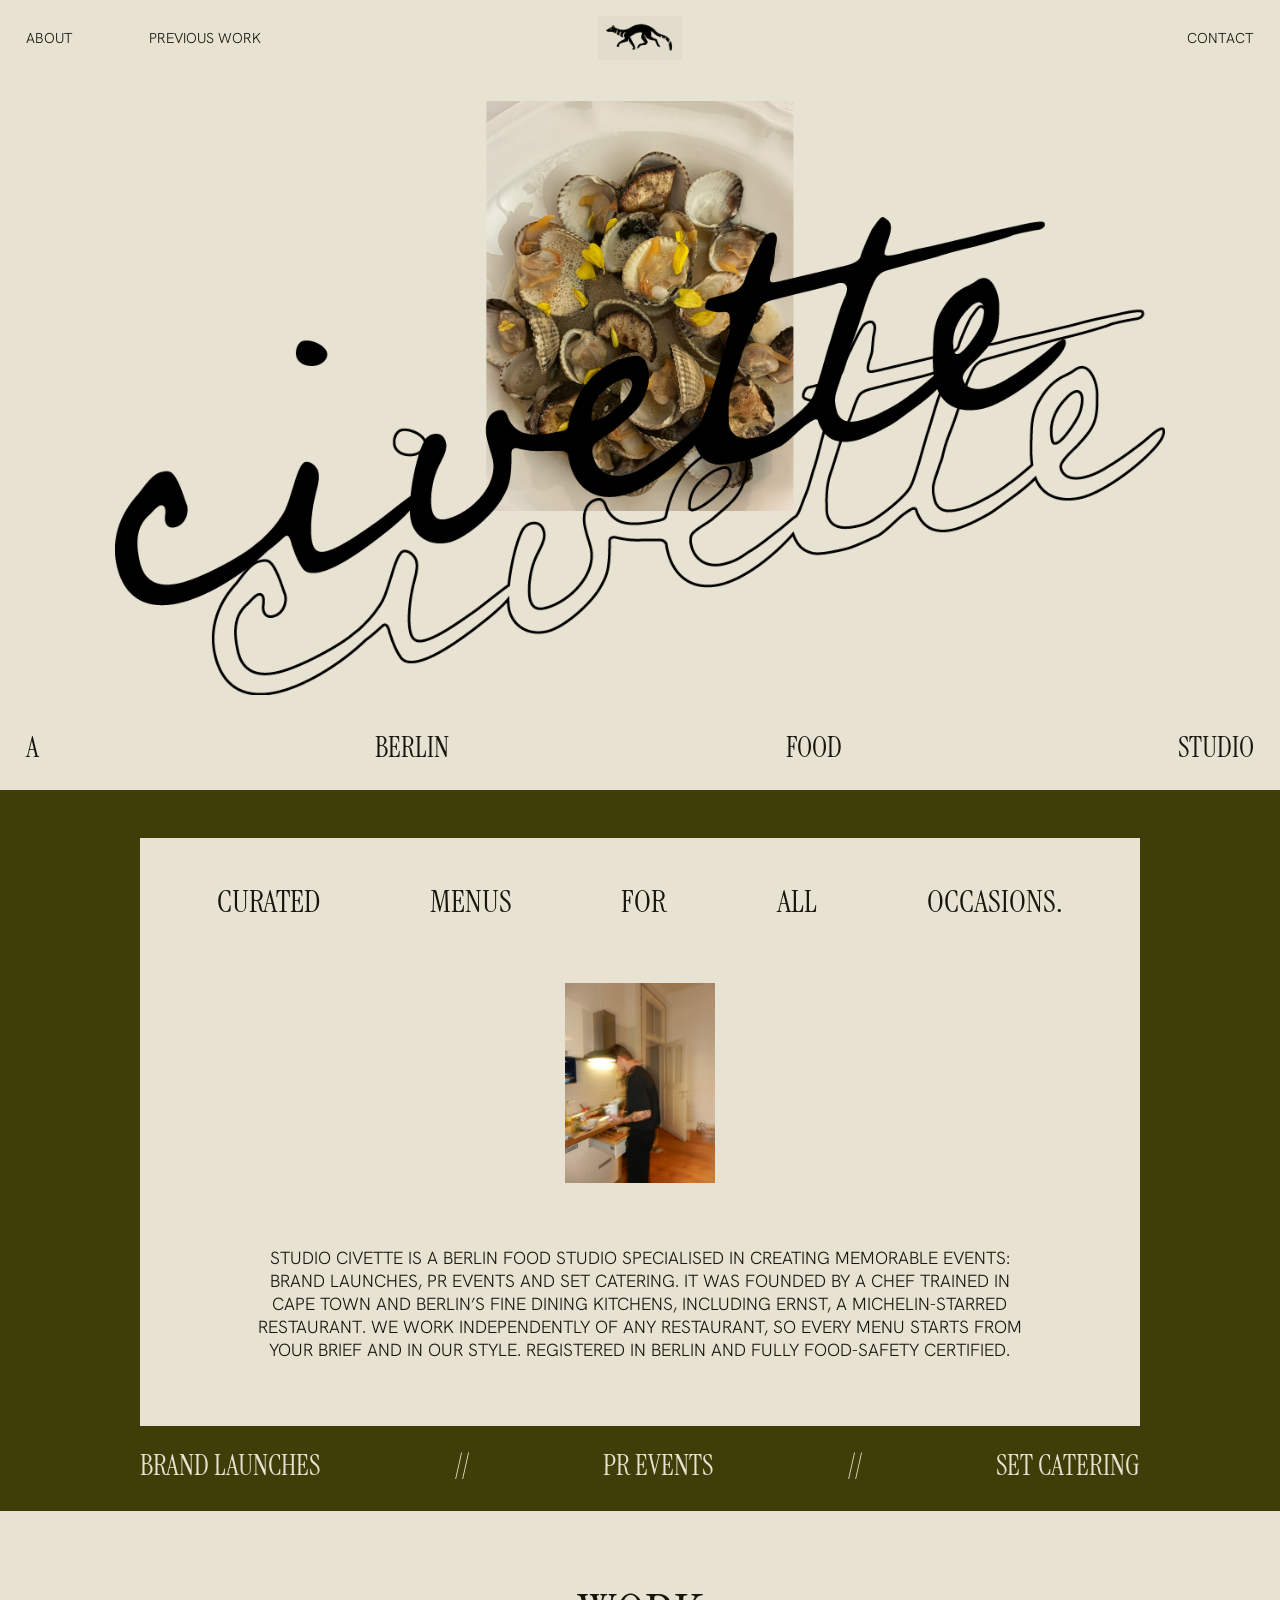
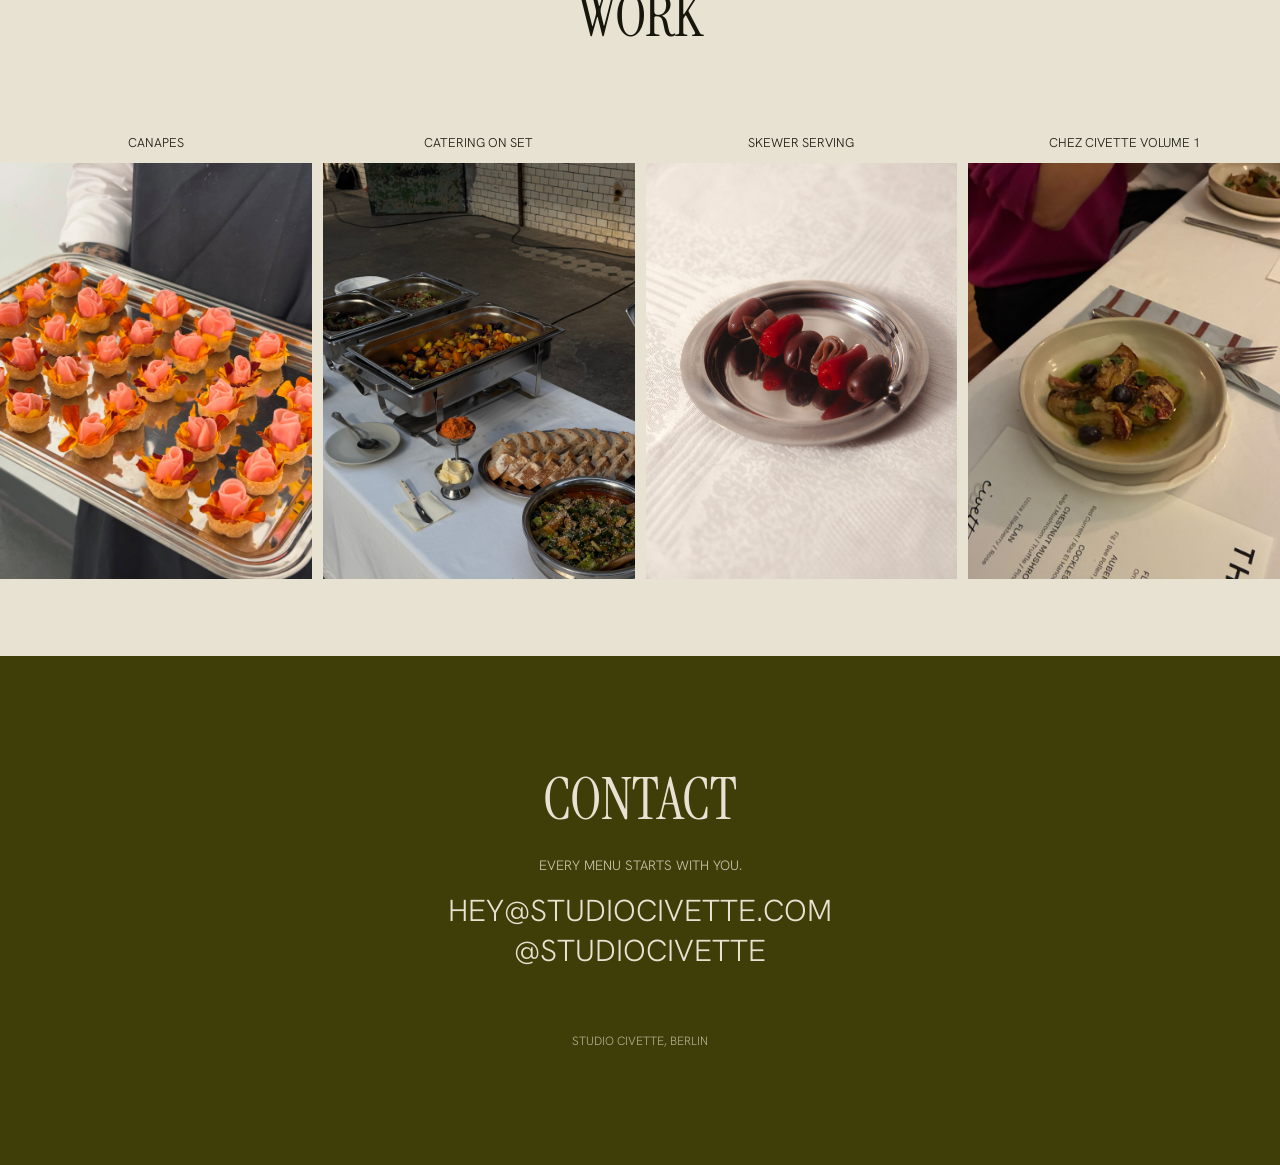
<file: index.html>
<!DOCTYPE html>
<html lang="en">
<head>
<meta charset="UTF-8">
<meta name="viewport" content="width=device-width, initial-scale=1">
<title>Studio Civette | Berlin</title>
<meta name="description" content="Studio Civette is a Berlin food studio specialised in creating memorable events. Brand launches, PR events, set catering.">
<link rel="preconnect" href="https://fonts.googleapis.com">
<link rel="preconnect" href="https://fonts.gstatic.com" crossorigin>
<link href="https://fonts.googleapis.com/css2?family=Hanken+Grotesk:wght@300;400&family=Instrument+Serif:ital@0;1&display=swap" rel="stylesheet">
<style>
  :root{
    --cream:#E7E2D1;   /* page background */
    --olive:#3F3D08;   /* dark bands */
    --ink:#17160D;     /* text on cream */
    --serif:'Instrument Serif', Georgia, serif;
    --sans:'Hanken Grotesk', 'Helvetica Neue', Arial, sans-serif;
  }
  *{ box-sizing:border-box; margin:0; padding:0; }
  html{ scroll-behavior:smooth; scroll-padding-top:72px; }
  body{ background:var(--cream); color:var(--ink); font-family:var(--sans); font-weight:300; line-height:1.3; text-transform:uppercase; -webkit-font-smoothing:antialiased; }
  a{ color:inherit; text-decoration:none; }
  a:focus-visible{ outline:2px solid currentColor; outline-offset:4px; }
  .sr-only{ position:absolute; width:1px; height:1px; overflow:hidden; clip:rect(0 0 0 0); white-space:nowrap; }
  .spread{ display:flex; justify-content:space-between; flex-wrap:wrap; gap:0.3rem 1rem; font-family:var(--serif); font-weight:400; font-size:clamp(1.05rem, 2.2vw, 1.9rem); line-height:1.1; }

  /* Nav */
  .top{ position:sticky; top:0; z-index:20; background:var(--cream); }
  .top .bar{ display:grid; grid-template-columns:1fr auto 1fr; align-items:center; padding:1rem 2vw; font-size:0.9rem; }
  .top .left{ display:flex; gap:clamp(1rem, 6vw, 5rem); }
  .top .right{ text-align:right; }
  .top a:hover{ text-decoration:underline; text-underline-offset:5px; }
  .top .icon{ display:block; width:clamp(54px, 7vw, 84px); }
  .top .icon img{ display:block; width:100%; height:auto; }

  /* Hero */
  .hero{ position:relative; padding:2vw 2vw 0; }
  .hero .photo{ position:absolute; left:50%; top:2vw; transform:translateX(-50%); width:clamp(143px, 24vw, 345px); aspect-ratio:3/4; object-fit:cover; display:block; }
  .hero .logo{ position:relative; display:block; width:min(82vw, 1100px); height:auto; margin:9vw auto 0; }
  .hero .spread{ margin-top:3vw; padding:0 0 1.6rem; }

  /* About */
  .band{ background:var(--olive); color:var(--cream); }
  .about{ padding:clamp(1.2rem, 4vw, 3rem) 2vw 0; }
  .card{ background:var(--cream); color:var(--ink); max-width:min(80vw, 1000px); margin:0 auto; padding:clamp(1.5rem, 4vw, 3rem) clamp(1.2rem, 6vw, 5rem) clamp(2rem, 5vw, 4rem); }
  .card .spread{ font-size:clamp(1.05rem, 2.4vw, 2rem); }
  .portrait{ display:block; width:clamp(90px, 14vw, 150px); aspect-ratio:3/4; object-fit:cover; margin:clamp(2rem, 5vw, 4rem) auto; background:#CFC9B2; }
  .card p{ text-align:center; font-size:clamp(0.85rem, 1.5vw, 1.1rem); max-width:44em; margin:0 auto; }
  .tags{ padding:1.6rem 2vw 1.8rem; }
  .tags .spread{ max-width:1000px; margin:0 auto; font-size:clamp(1.05rem, 2.2vw, 1.9rem); }

  /* Work */
  .work{ padding:clamp(2.5rem, 6vw, 5rem) 0 0; }
  .work h2, .contact h2{ font-family:var(--serif); font-weight:400; text-align:center; font-size:clamp(2rem, 4.5vw, 3.6rem); line-height:1; }
  .grid{ margin-top:clamp(2rem, 6vw, 5rem); display:grid; grid-template-columns:repeat(4, 1fr); gap:11px; }
  .grid figure{ display:flex; flex-direction:column; justify-content:flex-end; }
  .grid figcaption{ order:-1; text-align:center; font-size:clamp(0.7rem, 1vw, 0.85rem); padding:0 0.5rem 0.7rem; min-height:3.2em; display:flex; align-items:flex-end; justify-content:center; }
  .grid img{ display:block; width:100%; aspect-ratio:3/4; object-fit:cover; }

  /* Contact */
  .contact{ margin-top:clamp(2.5rem, 6vw, 5rem); padding:clamp(4rem, 9vw, 8rem) 2vw; text-align:center; }
  .contact .note{ margin-top:1.8rem; font-size:0.85rem; opacity:0.85; }
  .contact .lines{ margin-top:1rem; font-size:clamp(1.1rem, 2.4vw, 1.9rem); }
  .contact .lines a{ display:block; }
  .contact .lines a:hover{ text-decoration:underline; text-underline-offset:6px; }
  .contact .base{ margin-top:4rem; font-size:0.75rem; opacity:0.7; }

  @media (max-width:760px){
    .grid{ grid-template-columns:repeat(2, 1fr); row-gap:1.4rem; }
    .card{ max-width:100%; }
    .top .bar{ font-size:0.78rem; }
    .hero .logo{ width:94vw; margin-top:16vw; }
    .hero .photo{ width:42vw; }
  }
</style>
</head>
<body>

<nav class="top" aria-label="Main">
  <div class="bar">
    <div class="left"><a href="#about">About</a><a href="#work">Previous work</a></div>
    <a class="icon" href="#top" aria-label="Back to top"><img src="images/civet-icon.png" alt="Studio Civette"></a>
    <div class="right"><a href="#contact">Contact</a></div>
  </div>
</nav>

<header class="hero" id="top">
  <h1 class="sr-only">Studio Civette, Berlin</h1>
  <img class="photo" src="images/CCV1 cockles.JPG" alt="Cockles served at Chez Civette Vol. 1">
  <img class="logo" src="images/double civette logo.png" alt="Civette">
  <div class="spread"><span>A</span><span>Berlin</span><span>Food</span><span>Studio</span></div>
</header>

<section class="band" id="about">
  <div class="about">
    <div class="card">
      <div class="spread"><span>Curated</span><span>Menus</span><span>For</span><span>All</span><span>Occasions.</span></div>
      <!-- PORTRAIT: add your photo as images/chef.jpg, then replace this div with:
           <img class="portrait" src="images/chef.jpg" alt="The chef at work"> -->
      <img class="portrait" src="images/CCV1 Nicky.JPG" alt="The chef at work">
      <p>Studio Civette is a Berlin food studio specialised in creating memorable events: brand launches, PR events and set catering. It was founded by a chef trained in Cape Town and Berlin’s fine dining kitchens, including Ernst, a Michelin-starred restaurant. We work independently of any restaurant, so every menu starts from your brief and in our style. Registered in Berlin and fully food-safety certified.</p>
    </div>
  </div>
  <div class="tags"><div class="spread"><span>Brand launches</span><span>//</span><span>PR events</span><span>//</span><span>Set catering</span></div></div>
</section>

<section class="work" id="work">
  <h2>Work</h2>
  <!-- To add a photo: copy one <figure> block, change src, alt and caption. -->
  <div class="grid">
    <figure><img src="images/Canapes.jpg" alt="Canapes" loading="lazy"><figcaption>Canapes</figcaption></figure>
    <figure><img src="images/Catering_1.jpg" alt="Catering on set" loading="lazy"><figcaption>Catering on set</figcaption></figure>
    <figure><img src="images/Skewer.JPG" alt="Snacks at your event" loading="lazy"><figcaption>Skewer serving</figcaption></figure>
    <figure><img src="images/CCV1 aubergine.JPG" alt="Chez Civette Vol. 1" loading="lazy"><figcaption>Chez Civette Volume 1</figcaption></figure>
  </div>
</section>

<footer class="band contact" id="contact">
  <h2>Contact</h2>
  <p class="note">Every menu starts with you.</p>
  <div class="lines">
    <a href="mailto:hey@studiocivette.com">hey@studiocivette.com</a>
    <a href="https://instagram.com/studiocivette" rel="noopener">@studiocivette</a>
  </div>
  <p class="base">Studio Civette, Berlin</p>
</footer>

</body>
</html>
</file>
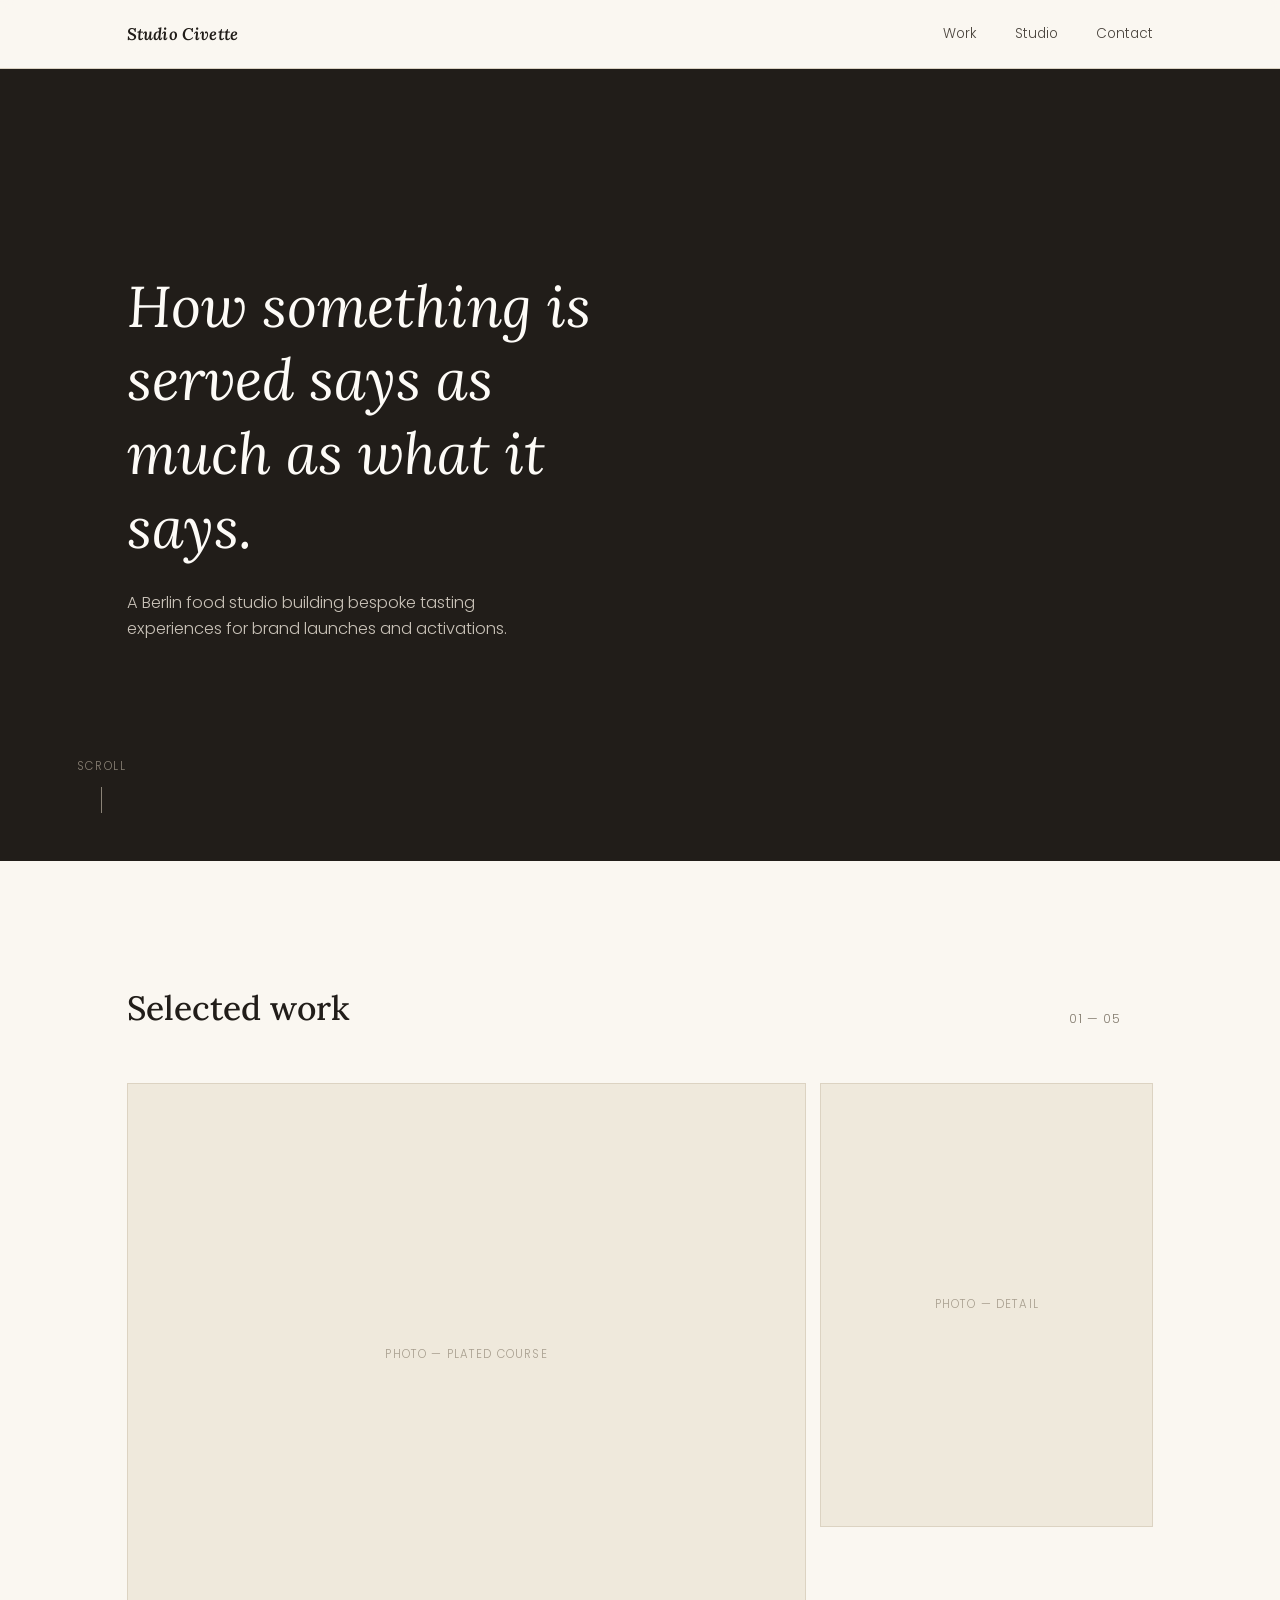
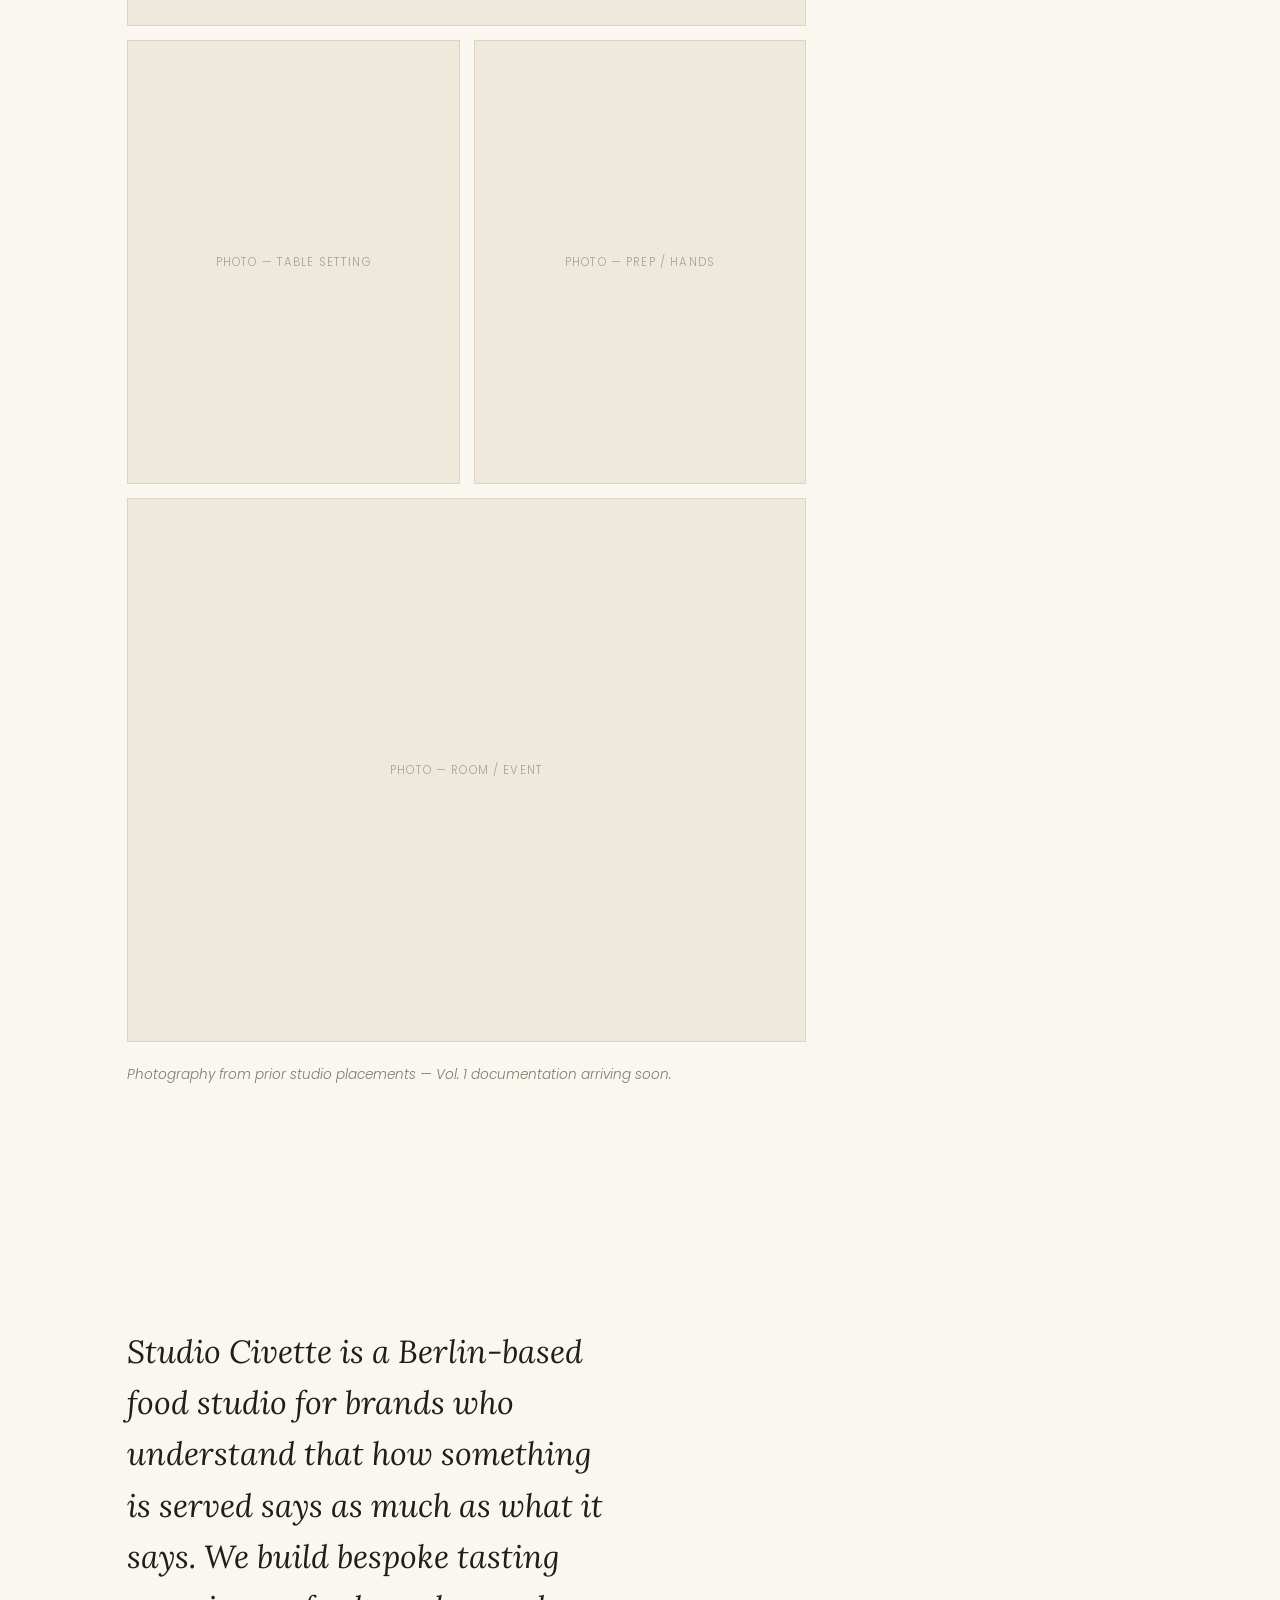
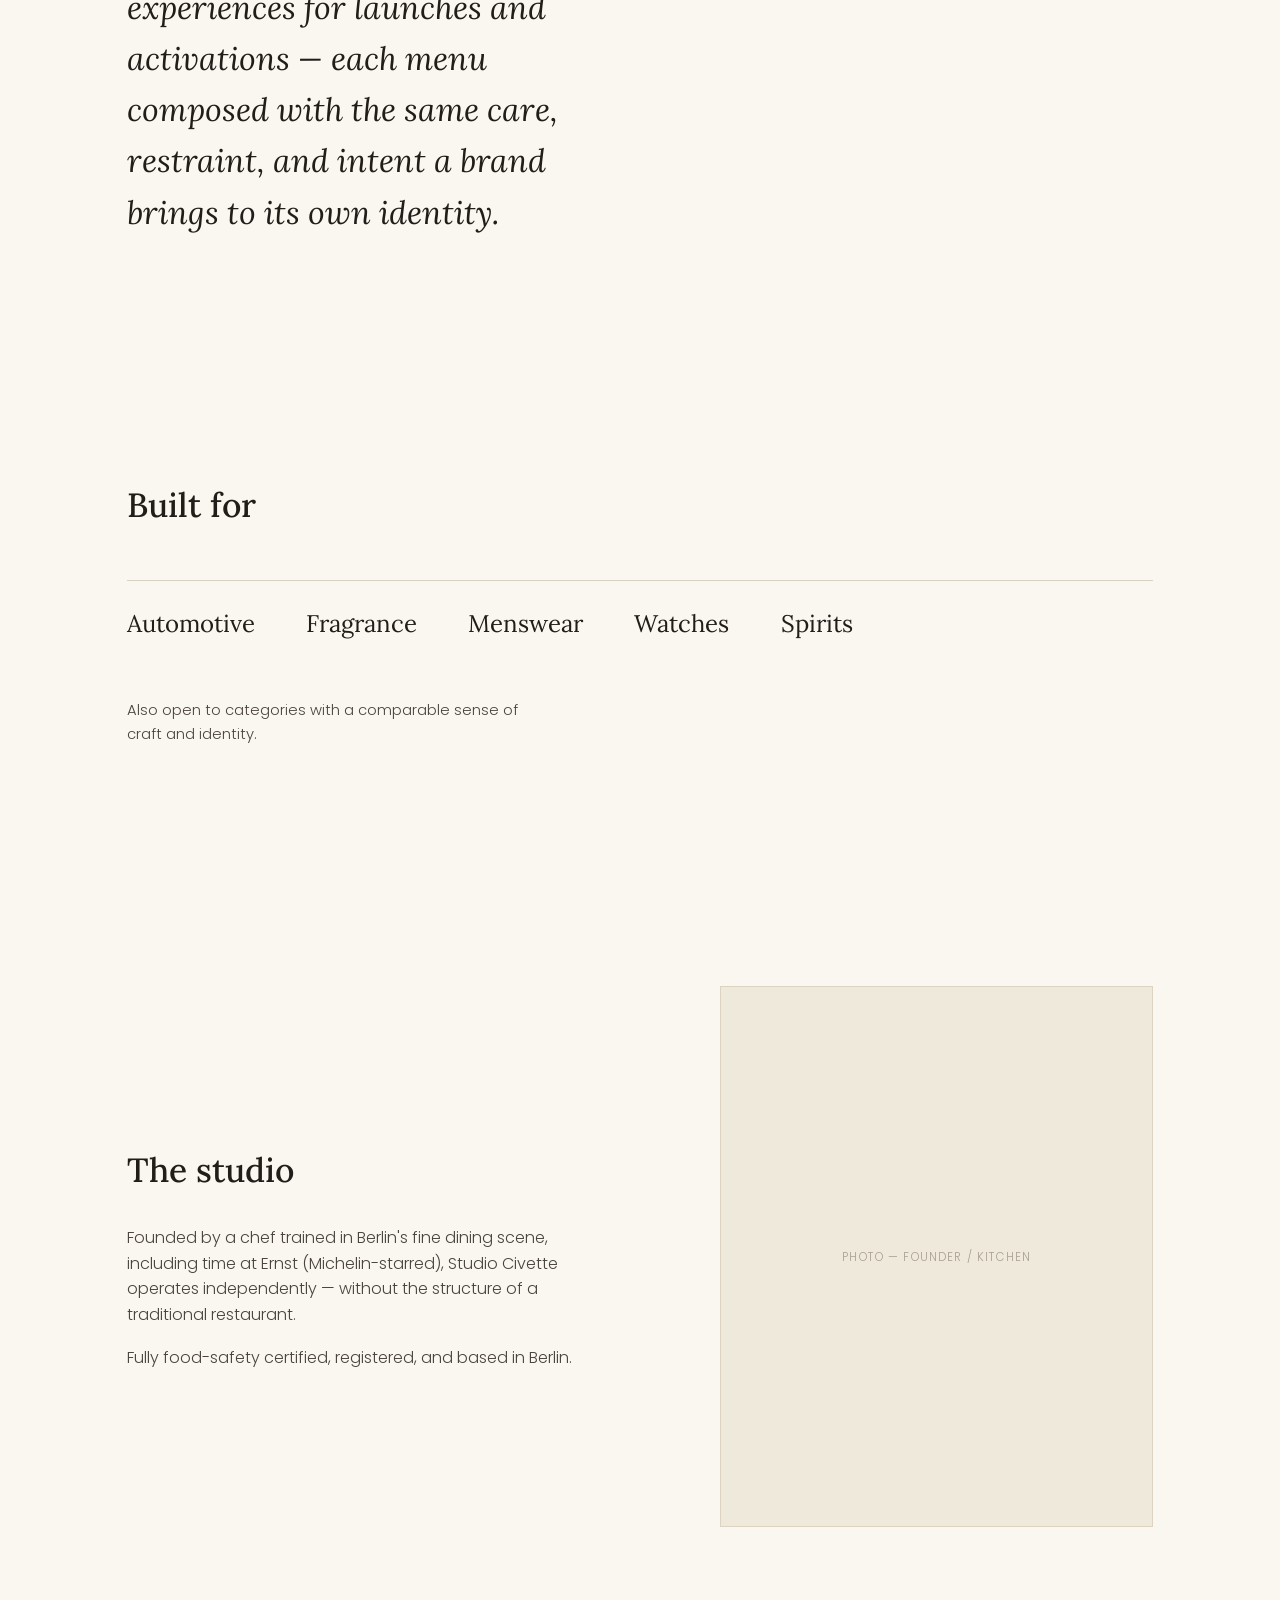
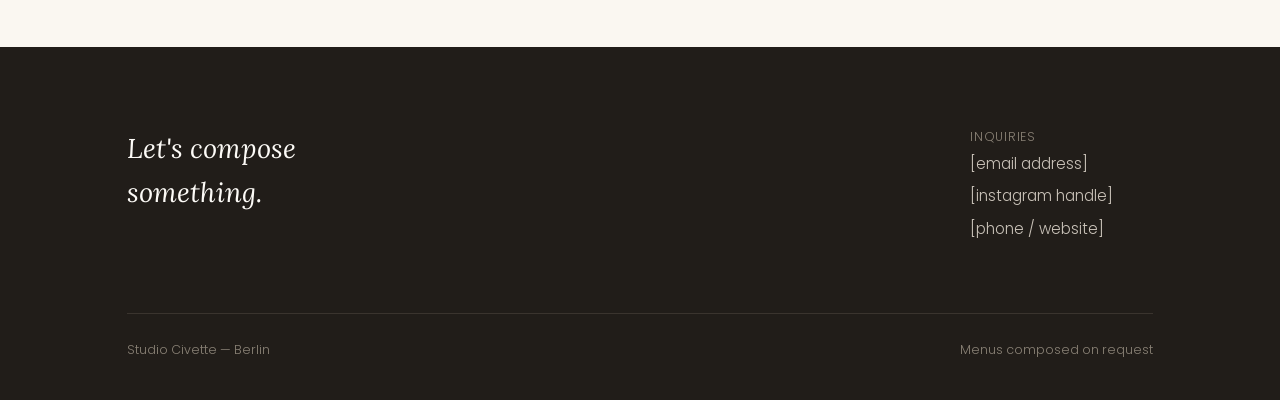
<file: studio-civette-website.html>
<!DOCTYPE html>
<html lang="en">
<head>
<meta charset="UTF-8">
<meta name="viewport" content="width=device-width, initial-scale=1.0">
<title>Studio Civette — Berlin</title>
<link rel="preconnect" href="https://fonts.googleapis.com">
<link href="https://fonts.googleapis.com/css2?family=Lora:ital,wght@0,400;0,500;0,600;1,400;1,500&family=Poppins:wght@300;400;500;600&display=swap" rel="stylesheet">
<style>
  :root{
    --bg: #FAF7F1;
    --ink: #211D19;
    --ink-70: #4A443D;
    --ink-45: #837B6E;
    --accent: #9C5A2E;
    --rule: #D9D1C2;
    --dark: #211D19;
    --dark-70: #C9C2B8;
    --dark-45: #8B8377;
    --photo: #EFE9DC;
    --photo-line: #DCD3C2;
  }
  *{ box-sizing: border-box; margin:0; padding:0; }
  html{ scroll-behavior: smooth; }
  body{
    background: var(--bg);
    color: var(--ink);
    font-family: 'Poppins', sans-serif;
    font-weight: 300;
    line-height: 1.6;
    -webkit-font-smoothing: antialiased;
  }
  a{ color: inherit; text-decoration: none; }
  .serif{ font-family: 'Lora', serif; }
  .wrap{ max-width: 1180px; margin: 0 auto; padding: 0 6vw; }

  /* ---------- Nav ---------- */
  nav{
    position: sticky; top: 0; z-index: 50;
    background: rgba(250,247,241,0.9);
    backdrop-filter: blur(6px);
    border-bottom: 1px solid var(--rule);
  }
  nav .wrap{
    display:flex; align-items:center; justify-content:space-between;
    height: 68px;
  }
  .wordmark{
    font-family:'Lora', serif; font-weight:600; font-style: italic;
    font-size: 1.05rem; letter-spacing: 0.01em;
  }
  .navlinks{ display:flex; font-size: 0.85rem; color: var(--ink-70); }
  .navlinks a{ margin-left: 2.4rem; }
  .navlinks a:hover{ color: var(--accent); }

  /* ---------- Hero ---------- */
  .hero{
    background: var(--dark);
    color: var(--bg);
    min-height: 88vh;
    display:flex; flex-direction:column; justify-content:center;
    position: relative;
  }
  .hero .wrap{ width: 100%; padding-top: 4vh; padding-bottom: 6vh; }
  .hero h1{
    font-family:'Lora', serif; font-style: italic; font-weight: 400;
    font-size: clamp(2.1rem, 5vw, 3.6rem);
    line-height: 1.28;
    max-width: 15ch;
    color: #FDFBF7;
  }
  .hero p{
    margin-top: 1.6rem;
    font-size: 1.02rem;
    color: var(--dark-70);
    max-width: 42ch;
  }
  .scroll-cue{
    position:absolute; bottom: 3rem; left: 6vw;
    font-size: 0.72rem; letter-spacing: 0.14em; color: var(--dark-45);
    display:flex; flex-direction: column; align-items: center;
  }
  .scroll-cue::after{
    content:''; width: 1px; height: 26px; background: var(--dark-45);
    margin-top: 0.7rem;
  }

  /* ---------- Section shell ---------- */
  section{ padding: 7.5rem 0; }
  .section-head{
    display:flex; align-items:flex-end; justify-content:space-between;
    margin-bottom: 3rem; flex-wrap: wrap;
  }
  .section-head > *{ margin-right: 2rem; }
  .section-head h2{
    font-family:'Lora', serif; font-weight: 500; font-size: clamp(1.6rem, 3vw, 2.1rem);
  }
  .section-head .idx{
    font-size: 0.78rem; color: var(--ink-45); letter-spacing: 0.08em;
    padding-bottom: 0.35rem;
  }

  /* ---------- Work ---------- */
  .work-grid{
    display:grid;
    grid-template-columns: repeat(6, 1fr);
    gap: 14px;
  }
  .ph{
    background: var(--photo);
    border: 1px solid var(--photo-line);
    display:flex; align-items:center; justify-content:center;
    text-align:center;
    color: #A79E8E;
    font-size: 0.72rem; letter-spacing: 0.1em;
    padding: 1rem;
  }
  .work-grid .ph:nth-child(1){ grid-column: span 4; aspect-ratio: 5/4; }
  .work-grid .ph:nth-child(2){ grid-column: span 2; aspect-ratio: 3/4; }
  .work-grid .ph:nth-child(3){ grid-column: span 2; aspect-ratio: 3/4; }
  .work-grid .ph:nth-child(4){ grid-column: span 2; aspect-ratio: 3/4; }
  .work-grid .ph:nth-child(5){ grid-column: span 4; aspect-ratio: 5/4; }
  .work-caption{
    margin-top: 1.4rem; font-size: 0.85rem; font-style: italic; color: var(--ink-45);
  }

  /* ---------- Mission ---------- */
  .mission{ background: var(--bg); }
  .mission blockquote{
    font-family:'Lora', serif; font-style: italic; font-weight: 400;
    font-size: clamp(1.4rem, 2.8vw, 2rem);
    line-height: 1.6;
    max-width: 26ch;
    color: var(--ink);
  }

  /* ---------- Built for ---------- */
  .built-list{
    display:flex; flex-wrap: wrap;
    border-top: 1px solid var(--rule);
  }
  .built-list span{
    font-family:'Lora', serif; font-size: 1.5rem;
    padding: 1.5rem 0;
    margin-right: 3.2rem;
  }
  .built-note{
    margin-top: 2rem; font-size: 0.92rem; color: var(--ink-70); max-width: 46ch;
  }

  /* ---------- Studio ---------- */
  .studio{
    display:grid; grid-template-columns: 1.1fr 0.9fr; gap: 4rem; align-items: center;
  }
  .studio p{ font-size: 1rem; color: var(--ink-70); max-width: 46ch; }
  .studio p + p{ margin-top: 1.1rem; }
  .studio .ph{ aspect-ratio: 4/5; }

  /* ---------- Footer ---------- */
  footer{
    background: var(--dark); color: var(--dark-70);
    padding: 5rem 0 2.5rem;
  }
  footer .top{
    display:flex; justify-content:space-between; align-items:flex-start;
    flex-wrap: wrap;
    padding-bottom: 3rem;
    border-bottom: 1px solid #3A342E;
  }
  footer .top > *{ margin-right: 2.5rem; margin-bottom: 1rem; }
  footer h3{
    font-family:'Lora', serif; font-style: italic; font-weight: 400;
    font-size: 1.7rem; color: #FDFBF7; max-width: 16ch;
  }
  .contact-lines{ font-size: 0.95rem; }
  .contact-lines div{ margin-bottom: 0.5rem; }
  .contact-lines .label{ color: var(--dark-45); font-size: 0.78rem; letter-spacing: 0.06em; margin-bottom: 0.3rem; }
  footer .bottom{
    display:flex; justify-content:space-between; padding-top: 1.6rem;
    font-size: 0.78rem; color: var(--dark-45);
  }

  @media (max-width: 780px){
    .work-grid{ grid-template-columns: repeat(2, 1fr); }
    .work-grid .ph{ grid-column: span 2 !important; aspect-ratio: 4/3 !important; }
    .studio{ grid-template-columns: 1fr; }
    .studio .ph{ order: -1; aspect-ratio: 16/9; }
    .navlinks{ gap: 1.2rem; font-size: 0.78rem; }
    section{ padding: 4.5rem 0; }
  }
</style>
</head>
<body>

<nav>
  <div class="wrap">
    <div class="wordmark">Studio Civette</div>
    <div class="navlinks">
      <a href="#work">Work</a>
      <a href="#studio">Studio</a>
      <a href="#contact">Contact</a>
    </div>
  </div>
</nav>

<header class="hero">
  <div class="wrap">
    <h1>How something is served says as much as what it says.</h1>
    <p>A Berlin food studio building bespoke tasting experiences for brand launches and activations.</p>
  </div>
  <div class="scroll-cue">SCROLL</div>
</header>

<section id="work">
  <div class="wrap">
    <div class="section-head">
      <h2>Selected work</h2>
      <div class="idx">01 — 05</div>
    </div>
    <div class="work-grid">
      <div class="ph">PHOTO — PLATED COURSE</div>
      <div class="ph">PHOTO — DETAIL</div>
      <div class="ph">PHOTO — TABLE SETTING</div>
      <div class="ph">PHOTO — PREP / HANDS</div>
      <div class="ph">PHOTO — ROOM / EVENT</div>
    </div>
    <p class="work-caption">Photography from prior studio placements — Vol. 1 documentation arriving soon.</p>
  </div>
</section>

<section class="mission">
  <div class="wrap">
    <blockquote>Studio Civette is a Berlin-based food studio for brands who understand that how something is served says as much as what it says. We build bespoke tasting experiences for launches and activations — each menu composed with the same care, restraint, and intent a brand brings to its own identity.</blockquote>
  </div>
</section>

<section id="built-for">
  <div class="wrap">
    <div class="section-head">
      <h2>Built for</h2>
    </div>
    <div class="built-list">
      <span>Automotive</span>
      <span>Fragrance</span>
      <span>Menswear</span>
      <span>Watches</span>
      <span>Spirits</span>
    </div>
    <p class="built-note">Also open to categories with a comparable sense of craft and identity.</p>
  </div>
</section>

<section id="studio">
  <div class="wrap studio">
    <div>
      <div class="section-head" style="margin-bottom:1.8rem;">
        <h2>The studio</h2>
      </div>
      <p>Founded by a chef trained in Berlin's fine dining scene, including time at Ernst (Michelin-starred), Studio Civette operates independently — without the structure of a traditional restaurant.</p>
      <p>Fully food-safety certified, registered, and based in Berlin.</p>
    </div>
    <div class="ph">PHOTO — FOUNDER / KITCHEN</div>
  </div>
</section>

<footer id="contact">
  <div class="wrap">
    <div class="top">
      <h3>Let's compose something.</h3>
      <div class="contact-lines">
        <div class="label">INQUIRIES</div>
        <div>[email address]</div>
        <div>[instagram handle]</div>
        <div>[phone / website]</div>
      </div>
    </div>
    <div class="bottom">
      <span>Studio Civette — Berlin</span>
      <span>Menus composed on request</span>
    </div>
  </div>
</footer>

</body>
</html>
</file>
